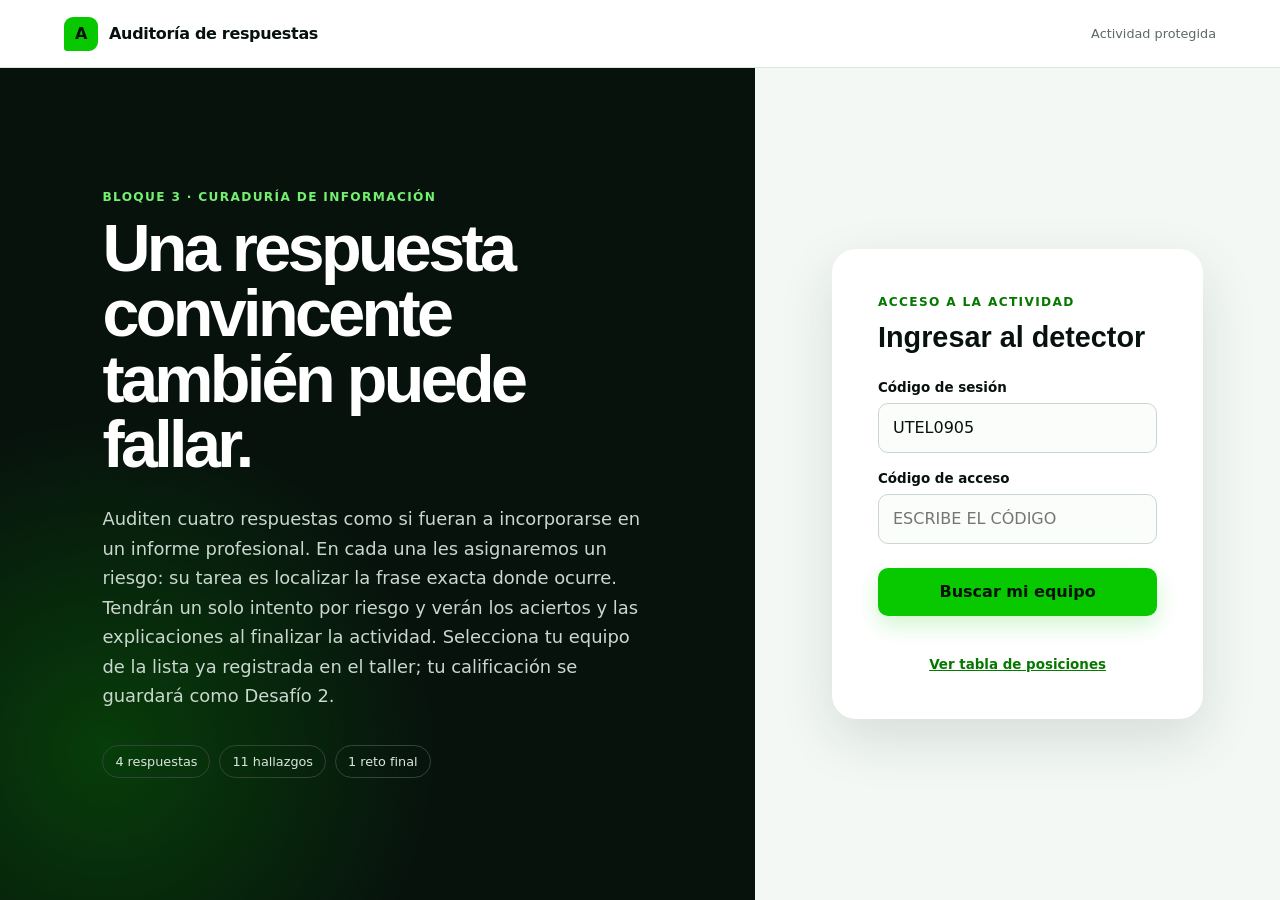
<file: index.html>
<!doctype html>
<html lang="es">
  <head>
    <meta charset="UTF-8" />
    <meta name="viewport" content="width=device-width, initial-scale=1.0" />
    <meta name="theme-color" content="#07120d" />
    <meta name="robots" content="noindex, nofollow, noarchive" />
    <meta name="description" content="Actividad interactiva para identificar riesgos en respuestas generadas por inteligencia artificial." />
    <title>Auditoría de respuestas de inteligencia artificial</title>
    <link rel="stylesheet" href="detector-riesgos.css" />
  </head>
  <body>
    <div class="risk-shell">
      <header class="risk-topbar">
        <div class="risk-brand"><span class="risk-brand-mark">A</span><span>Auditoría de respuestas</span></div>
        <div id="riskSessionStatus" class="risk-session-status">Actividad protegida</div>
      </header>
      <main id="riskApp" class="risk-app" aria-live="polite"></main>
    </div>

    <template id="accessTemplate">
      <section class="access-layout">
        <div class="access-intro">
          <p class="risk-eyebrow">Bloque 3 · Curaduría de información</p>
          <h1>Una respuesta convincente también puede fallar.</h1>
          <p>Auditen cuatro respuestas como si fueran a incorporarse en un informe profesional. En cada una les asignaremos un riesgo: su tarea es localizar la frase exacta donde ocurre. Tendrán un solo intento por riesgo y verán los aciertos y las explicaciones al finalizar la actividad. Selecciona tu equipo de la lista ya registrada en el taller; tu calificación se guardará como Desafío 2.</p>
          <div class="access-facts" aria-label="Características de la actividad">
            <span>4 respuestas</span><span>11 hallazgos</span><span>1 reto final</span>
          </div>
        </div>
        <form id="accessForm" class="access-card">
          <p class="risk-eyebrow">Acceso a la actividad</p>
          <h2>Ingresar al detector</h2>
          <label for="sessionCode">Código de sesión</label>
          <input id="sessionCode" name="sessionCode" maxlength="20" autocomplete="off" placeholder="Código de tu sesión" value="UTEL0905" required />
          <label for="accessCode">Código de acceso</label>
          <input id="accessCode" name="accessCode" maxlength="20" autocomplete="off" placeholder="Escribe el código" required />
          <button class="risk-primary-button" type="submit">Buscar mi equipo</button>
          <p id="accessError" class="risk-error" role="alert"></p>
          <button type="button" id="leaderboardLink" class="risk-link-button">Ver tabla de posiciones</button>
        </form>
      </section>
    </template>

    <script type="module" src="detector-riesgos.js"></script>
  </body>
</html>
</file>
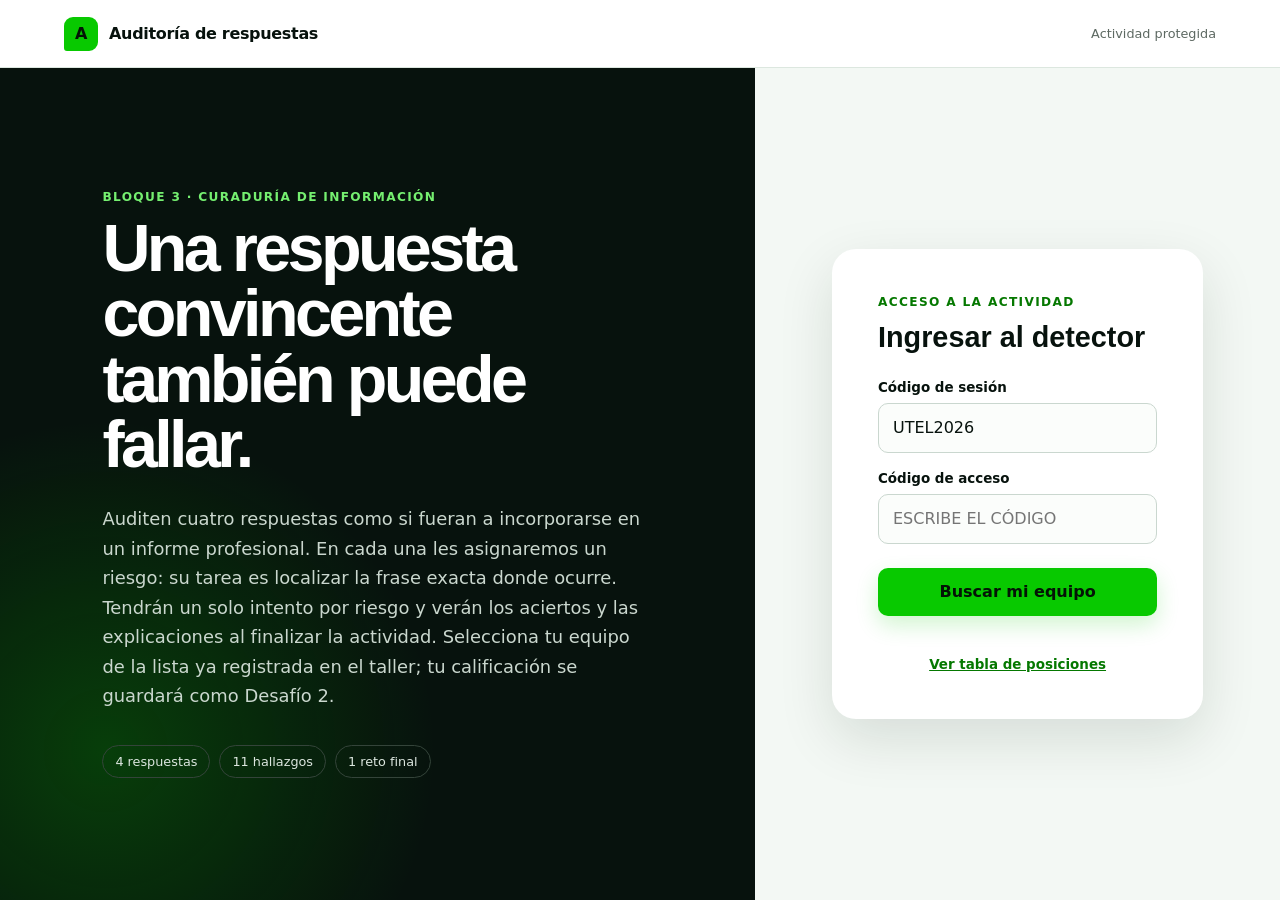
<file: detector-riesgos.html>
<!doctype html>
<html lang="es">
  <head>
    <meta charset="UTF-8" />
    <meta name="viewport" content="width=device-width, initial-scale=1.0" />
    <meta name="theme-color" content="#07120d" />
    <meta name="robots" content="noindex, nofollow, noarchive" />
    <meta name="description" content="Actividad interactiva para identificar riesgos en respuestas generadas por inteligencia artificial." />
    <title>Auditoría de respuestas de inteligencia artificial</title>
    <link rel="stylesheet" href="detector-riesgos.css" />
  </head>
  <body>
    <div class="risk-shell">
      <header class="risk-topbar">
        <div class="risk-brand"><span class="risk-brand-mark">A</span><span>Auditoría de respuestas</span></div>
        <div id="riskSessionStatus" class="risk-session-status">Actividad protegida</div>
      </header>
      <main id="riskApp" class="risk-app" aria-live="polite"></main>
    </div>

    <template id="accessTemplate">
      <section class="access-layout">
        <div class="access-intro">
          <p class="risk-eyebrow">Bloque 3 · Curaduría de información</p>
          <h1>Una respuesta convincente también puede fallar.</h1>
          <p>Auditen cuatro respuestas como si fueran a incorporarse en un informe profesional. En cada una les asignaremos un riesgo: su tarea es localizar la frase exacta donde ocurre. Tendrán un solo intento por riesgo y verán los aciertos y las explicaciones al finalizar la actividad. Selecciona tu equipo de la lista ya registrada en el taller; tu calificación se guardará como Desafío 2.</p>
          <div class="access-facts" aria-label="Características de la actividad">
            <span>4 respuestas</span><span>11 hallazgos</span><span>1 reto final</span>
          </div>
        </div>
        <form id="accessForm" class="access-card">
          <p class="risk-eyebrow">Acceso a la actividad</p>
          <h2>Ingresar al detector</h2>
          <label for="sessionCode">Código de sesión</label>
          <input id="sessionCode" name="sessionCode" maxlength="20" autocomplete="off" placeholder="Código de tu sesión" value="UTEL2026" required />
          <label for="accessCode">Código de acceso</label>
          <input id="accessCode" name="accessCode" maxlength="20" autocomplete="off" placeholder="Escribe el código" required />
          <button class="risk-primary-button" type="submit">Buscar mi equipo</button>
          <p id="accessError" class="risk-error" role="alert"></p>
          <button type="button" id="leaderboardLink" class="risk-link-button">Ver tabla de posiciones</button>
        </form>
      </section>
    </template>

    <script type="module" src="detector-riesgos.js"></script>
  </body>
</html>
</file>
<file: detector-riesgos.css>
:root {
  --green: #08c900;
  --green-soft: #eaf9e9;
  --green-dark: #057800;
  --ink: #07120d;
  --muted: #5d6962;
  --line: #dce7df;
  --paper: #ffffff;
  --mist: #f3f8f4;
  --purple: #7c3aed;
  --purple-soft: #f2ebff;
  --orange: #c66000;
  --orange-soft: #fff2df;
  --blue: #1769aa;
  --blue-soft: #e8f4ff;
  --red: #c92a2a;
  --red-soft: #ffeded;
  --warning: #9a6500;
  --warning-soft: #fff6dc;
  --shadow: 0 20px 55px rgba(4, 36, 18, .12);
  font-family: "Work Sans", "Aptos", system-ui, -apple-system, BlinkMacSystemFont, "Segoe UI", sans-serif;
  color: var(--ink);
  background: var(--mist);
  font-synthesis: none;
}

* { box-sizing: border-box; }
body { margin: 0; min-height: 100vh; background: var(--mist); }
button, input { font: inherit; }
button, a { -webkit-tap-highlight-color: transparent; }
button:focus-visible, input:focus-visible, a:focus-visible { outline: 3px solid rgba(8, 201, 0, .28); outline-offset: 3px; }

.risk-shell { min-height: 100vh; }
.risk-topbar { min-height: 68px; padding: 12px clamp(18px, 5vw, 70px); display: flex; align-items: center; justify-content: space-between; gap: 20px; background: var(--paper); border-bottom: 1px solid var(--line); }
.risk-brand { min-width: 0; display: flex; align-items: center; gap: 11px; font-weight: 800; letter-spacing: -.02em; }
.risk-brand-mark { width: 34px; height: 34px; flex: 0 0 auto; display: grid; place-items: center; color: #041306; background: var(--green); border-radius: 9px 9px 9px 3px; font-weight: 900; }
.risk-session-status { color: var(--muted); font-size: .8rem; }
.risk-app { min-height: calc(100vh - 68px); }
.risk-eyebrow { margin: 0 0 12px; color: var(--green-dark); font-size: .76rem; font-weight: 850; letter-spacing: .11em; text-transform: uppercase; }

.access-layout { min-height: calc(100vh - 68px); display: grid; grid-template-columns: minmax(0, 1.18fr) minmax(350px, .82fr); }
.access-intro { padding: clamp(50px, 8vw, 112px); display: flex; flex-direction: column; justify-content: center; color: white; background: radial-gradient(circle at 14% 82%, rgba(8,201,0,.24), transparent 35%), var(--ink); }
.access-intro .risk-eyebrow { color: #75ef70; }
.access-intro h1 { max-width: 760px; margin: 0; font-family: "Sora", "Aptos Display", sans-serif; font-size: clamp(2.5rem, 5.2vw, 5.5rem); line-height: .98; letter-spacing: -.055em; }
.access-intro > p:not(.risk-eyebrow) { max-width: 690px; margin: 27px 0 0; color: #cad7ce; font-size: clamp(1rem, 1.4vw, 1.18rem); line-height: 1.65; }
.access-facts { display: flex; flex-wrap: wrap; gap: 9px; margin-top: 34px; }
.access-facts span { padding: 8px 12px; color: #dce6df; border: 1px solid #34443a; border-radius: 999px; font-size: .8rem; }
.access-card { align-self: center; margin: 38px clamp(24px, 6vw, 82px); padding: clamp(28px, 4vw, 46px); background: var(--paper); border-radius: 24px; box-shadow: var(--shadow); }
.access-card h2 { margin: 0 0 26px; font-family: "Sora", sans-serif; font-size: 1.8rem; }
.access-card label { display: block; margin: 0 0 8px; font-size: .84rem; font-weight: 750; }
.access-card label:not(:first-of-type) { margin-top: 18px; }
.access-card input { width: 100%; min-height: 50px; padding: 0 14px; color: var(--ink); background: #fbfdfb; border: 1px solid #cad7cf; border-radius: 10px; outline: none; text-transform: uppercase; }
.access-card input:focus { border-color: var(--green); box-shadow: 0 0 0 3px rgba(8,201,0,.13); }
.risk-error { min-height: 1.1rem; margin: 10px 0 0; color: #b42318; font-size: .82rem; }

.risk-primary-button, .risk-secondary-button, .risk-ghost-button { min-height: 48px; display: inline-flex; align-items: center; justify-content: center; padding: 0 20px; border-radius: 10px; font-weight: 800; cursor: pointer; }
.risk-primary-button { width: 100%; margin-top: 24px; color: #041306; background: var(--green); border: 0; box-shadow: 0 9px 22px rgba(8,201,0,.19); }
.risk-primary-button:hover { background: #19db11; transform: translateY(-1px); }
.risk-primary-button:disabled { opacity: .45; cursor: not-allowed; transform: none; box-shadow: none; }
.risk-secondary-button { color: var(--ink); background: #eaf2ec; border: 0; }
.risk-ghost-button { min-height: 42px; padding: 0 12px; color: var(--muted); background: transparent; border: 1px solid var(--line); }
.risk-link-button { width: 100%; margin-top: 14px; padding: 0; color: var(--green-dark); background: transparent; border: 0; font-weight: 750; font-size: .84rem; text-decoration: underline; cursor: pointer; }

.audit-layout { min-height: calc(100vh - 68px); display: grid; grid-template-columns: 268px 1fr; }
.audit-sidebar { padding: 28px 22px; color: white; background: var(--ink); position: sticky; top: 0; height: calc(100vh - 68px); overflow: auto; }
.audit-sidebar .risk-eyebrow { color: #75ef70; }
.audit-sidebar h1 { margin: 0 0 30px; font-family: "Sora", sans-serif; font-size: 2rem; line-height: 1.06; letter-spacing: -.04em; }
.audit-progress-label { display: flex; justify-content: space-between; gap: 12px; color: #aebeb3; font-size: .76rem; }
.audit-progress { height: 5px; margin: 9px 0 25px; overflow: hidden; background: #26342b; border-radius: 10px; }
.audit-progress span { display: block; height: 100%; background: var(--green); border-radius: inherit; transition: width .35s ease; }
.case-list { margin: 0; padding: 0; display: grid; gap: 9px; list-style: none; }
.case-token { min-height: 44px; display: grid; grid-template-columns: 28px 1fr; align-items: center; gap: 10px; color: #718177; font-size: .73rem; line-height: 1.22; }
.case-token span { width: 27px; height: 27px; display: grid; place-items: center; border: 1px solid #34443a; border-radius: 50%; }
.case-token.current { color: white; font-weight: 750; }
.case-token.current span { border-color: var(--green); box-shadow: 0 0 0 4px rgba(8,201,0,.12); }
.case-token.complete { color: #bccac0; }
.case-token.complete span { color: var(--ink); background: var(--green); border-color: var(--green); }
.sidebar-score { margin-top: 30px; padding-top: 20px; border-top: 1px solid #2b3a30; }
.sidebar-score strong { display: block; color: #75ef70; font-family: "Sora", sans-serif; font-size: 2rem; }
.sidebar-score span { color: #91a397; font-size: .75rem; }

.audit-workspace { width: min(1160px, 100%); margin: auto; padding: clamp(24px, 4vw, 56px); }
.case-heading { display: flex; align-items: flex-end; justify-content: space-between; gap: 25px; margin-bottom: 20px; }
.case-heading h2 { max-width: 760px; margin: 0; font-family: "Sora", sans-serif; font-size: clamp(1.9rem, 3.6vw, 3.3rem); line-height: 1.04; letter-spacing: -.045em; }
.case-count { flex: 0 0 auto; color: #b9c6bd; font-family: "Sora", sans-serif; font-size: 2.3rem; font-weight: 850; }
.manager-request { margin: 0 0 20px; padding: 17px 19px; color: #2b3a31; background: #edf4ef; border-left: 4px solid var(--green); border-radius: 0 12px 12px 0; line-height: 1.5; }
.manager-request strong { display: block; margin-bottom: 5px; color: var(--green-dark); font-size: .74rem; letter-spacing: .09em; text-transform: uppercase; }

.audit-grid { display: grid; grid-template-columns: minmax(0, 1.3fr) minmax(300px, .7fr); gap: 18px; align-items: start; }
.response-card, .evidence-panel { background: var(--paper); border: 1px solid var(--line); border-radius: 20px; box-shadow: var(--shadow); }
.response-card { padding: clamp(24px, 4vw, 40px); }
.response-head { display: flex; align-items: center; justify-content: space-between; gap: 16px; margin-bottom: 20px; }
.ai-label { display: flex; align-items: center; gap: 9px; font-weight: 850; }
.ai-dot { width: 11px; height: 11px; background: var(--green); border-radius: 50%; box-shadow: 0 0 0 5px rgba(8,201,0,.12); }
.finding-count { color: var(--muted); font-size: .78rem; }
.response-text { margin: 0; color: #26352c; font-size: clamp(1.02rem, 1.55vw, 1.2rem); line-height: 1.8; }
.response-segment { display: inline; margin: 0; padding: 3px 2px; color: inherit; background: transparent; border: 0; border-bottom: 2px dotted #9aac9f; border-radius: 4px; font: inherit; line-height: inherit; text-align: left; cursor: pointer; }
.response-segment:hover { background: #f0f6f1; border-bottom-color: var(--green); }
.response-segment:disabled { cursor: default; }
.response-segment.marked { border-bottom-color: transparent; font-weight: 750; }
.response-segment.marked[data-risk="hallucination"] { color: var(--purple); background: var(--purple-soft); }
.response-segment.marked[data-risk="bias"] { color: var(--orange); background: var(--orange-soft); }
.response-segment.marked[data-risk="generalization"] { color: var(--blue); background: var(--blue-soft); }
.response-segment.marked[data-risk="false-citation"] { color: var(--red); background: var(--red-soft); }
.response-instruction { margin: 22px 0 10px; color: var(--muted); font-size: .82rem; }
.risk-assigned { display: flex; align-items: center; gap: 11px; padding: 12px 16px; background: var(--paper); border: 1px solid var(--line); border-left: 5px solid var(--tool-color, var(--green)); border-radius: 10px; }
.risk-assigned-label { color: var(--muted); font-size: .74rem; font-weight: 750; letter-spacing: .04em; text-transform: uppercase; }
.risk-assigned strong { color: var(--ink); font-size: 1.02rem; }
.risk-assigned[data-risk="hallucination"] { --tool-color: var(--purple); }
.risk-assigned[data-risk="bias"] { --tool-color: var(--orange); }
.risk-assigned[data-risk="generalization"] { --tool-color: var(--blue); }
.risk-assigned[data-risk="false-citation"] { --tool-color: var(--red); }
.risk-assigned-done { border-left-color: var(--green); }
.risk-assigned-done strong { color: var(--green-dark); }
.audit-message { min-height: 74px; margin-top: 14px; padding: 14px 16px; background: #f4f8f5; border-radius: 11px; line-height: 1.45; }
.audit-message strong { display: block; margin-bottom: 4px; font-size: .84rem; }
.audit-message p { margin: 0; color: #405047; font-size: .86rem; }
.audit-message.correct { background: var(--green-soft); border: 1px solid #a5e6a1; }
.audit-message.incorrect { background: var(--warning-soft); border: 1px solid #ecd387; }

.evidence-panel { overflow: hidden; box-shadow: none; }
.evidence-toggle { width: 100%; min-height: 57px; padding: 0 18px; display: flex; align-items: center; justify-content: space-between; gap: 12px; color: var(--ink); background: var(--paper); border: 0; font-weight: 850; text-align: left; cursor: pointer; }
.evidence-toggle span:last-child { color: var(--green-dark); font-size: 1.2rem; transition: transform .2s ease; }
.evidence-toggle[aria-expanded="true"] span:last-child { transform: rotate(45deg); }
.evidence-content { padding: 0 19px 20px; border-top: 1px solid var(--line); }
.evidence-content[hidden] { display: none; }
.evidence-content ul { margin: 17px 0; padding-left: 20px; color: #34433a; }
.evidence-content li { margin: 9px 0; line-height: 1.42; }
.evidence-link { color: var(--green-dark); font-size: .82rem; font-weight: 800; }
.case-actions { display: flex; align-items: center; justify-content: flex-end; gap: 12px; margin-top: 20px; }
.case-actions .risk-primary-button { width: auto; min-width: 190px; margin: 0; }

.result-layout { min-height: calc(100vh - 68px); padding: 30px; color: white; background: radial-gradient(circle at 50% 9%, rgba(8,201,0,.22), transparent 38%), var(--ink); }
.result-wrap { width: min(980px, 100%); margin: auto; }
.result-header { padding: 35px 0 26px; text-align: center; }
.result-header .risk-eyebrow { color: #75ef70; }
.result-header h1 { margin: 0; font-family: "Sora", sans-serif; font-size: clamp(2.4rem, 5vw, 4.8rem); letter-spacing: -.05em; }
.result-header p { max-width: 620px; margin: 16px auto 0; color: #aebdb3; line-height: 1.55; }
.result-score { width: 170px; height: 170px; margin: 25px auto; display: flex; flex-direction: column; align-items: center; justify-content: center; color: var(--ink); background: white; border: 10px solid var(--green); border-radius: 50%; }
.result-score strong { font-family: "Sora", sans-serif; font-size: 2.4rem; }
.result-score span { max-width: 110px; color: var(--muted); font-size: .7rem; text-align: center; }
.risk-matrix { width: 100%; border-collapse: collapse; color: #dfe9e2; background: #0e1b12; border: 1px solid #2a3a30; }
.risk-matrix th, .risk-matrix td { padding: 14px 12px; border-bottom: 1px solid #26372c; text-align: center; }
.risk-matrix th:first-child, .risk-matrix td:first-child { text-align: left; }
.risk-matrix th { color: #8fa196; font-size: .75rem; }
.risk-matrix td { font-size: .86rem; }
.matrix-check { color: #75ef70; font-weight: 900; }
.result-actions { display: flex; justify-content: center; margin-top: 24px; }

@media (max-width: 900px) {
  .access-layout { grid-template-columns: 1fr; }
  .access-intro { min-height: auto; padding: 50px 24px; }
  .access-intro h1 { font-size: 2.8rem; }
  .access-card { margin: -10px 16px 30px; position: relative; }
  .audit-layout { display: block; }
  .audit-sidebar { position: static; height: auto; padding: 20px 18px; }
  .audit-sidebar h1 { margin-bottom: 17px; font-size: 1.7rem; }
  .case-list { display: flex; gap: 7px; }
  .case-token { min-height: auto; display: block; font-size: 0; }
  .case-token span { font-size: .72rem; }
  .sidebar-score { margin: 18px 0 0; padding: 15px 0 0; }
  .sidebar-score strong { display: inline; margin-right: 7px; font-size: 1rem; }
  .audit-workspace { padding: 20px 16px 30px; }
  .audit-grid { grid-template-columns: 1fr; }
  .evidence-panel { grid-row: 2; }
}

@media (max-width: 560px) {
  .risk-topbar { min-height: 60px; padding: 10px 14px; }
  .risk-brand span:last-child { display: none; }
  .risk-session-status { font-size: .72rem; }
  .risk-app { min-height: calc(100vh - 60px); }
  .case-heading { align-items: flex-start; }
  .case-heading h2 { font-size: 1.95rem; }
  .case-count { font-size: 1.7rem; }
  .response-card { padding: 22px 18px; }
  .case-actions { align-items: stretch; flex-direction: column-reverse; }
  .case-actions button { width: 100% !important; }
  .result-layout { padding: 20px 12px; }
  .matrix-wrap { overflow-x: auto; }
  .risk-matrix { min-width: 680px; }
}

@media (prefers-reduced-motion: reduce) {
  *, *::before, *::after { scroll-behavior: auto !important; transition: none !important; }
}

.result-review { margin-top: 28px; }
.review-case { margin-top: 12px; padding: 18px; color: var(--ink); background: white; border-radius: 12px; }
.review-case summary { cursor: pointer; font-weight: 750; }
.review-case section { margin-top: 18px; padding-top: 12px; border-top: 1px solid var(--line); line-height: 1.55; }
.review-case h3 { font-size: 1rem; }

.leaderboard-layout { min-height: calc(100vh - 68px); padding: 30px; color: white; background: radial-gradient(circle at 50% 9%, rgba(8,201,0,.22), transparent 38%), var(--ink); }
.leaderboard-wrap { width: min(760px, 100%); margin: auto; padding-top: 30px; }
.leaderboard-wrap h1 { margin: 0 0 12px; font-family: "Sora", sans-serif; font-size: clamp(2.1rem, 4vw, 3.2rem); letter-spacing: -.04em; }
.leaderboard-note { max-width: 560px; margin: 0 0 24px; color: #aebdb3; line-height: 1.55; }
.leaderboard-table { margin-top: 10px; }
.leaderboard-table th:nth-child(3), .leaderboard-table td:nth-child(3) { text-align: right; padding-right: 20px; }
.leaderboard-table th:first-child, .leaderboard-table td:first-child { width: 70px; }
.leaderboard-rank { display: inline-flex; align-items: center; justify-content: center; width: 30px; height: 30px; border-radius: 50%; background: #1c2a20; font-weight: 800; }
.leaderboard-rank.rank-1 { background: #d4af37; color: #201900; }
.leaderboard-rank.rank-2 { background: #c0c6cc; color: #1a1d20; }
.leaderboard-rank.rank-3 { background: #cd7f32; color: #1f1206; }
.leaderboard-top td { font-weight: 750; }

.team-picker-card { display: block; }
.team-picker-list { margin: 0 0 16px; padding: 0; list-style: none; display: grid; gap: 10px; max-height: 360px; overflow-y: auto; }
.team-picker-option { width: 100%; padding: 14px 16px; display: flex; flex-direction: column; gap: 4px; text-align: left; color: var(--ink); background: #fbfdfb; border: 1px solid #cad7cf; border-radius: 12px; cursor: pointer; }
.team-picker-option:hover { border-color: var(--green); background: var(--green-soft); }
.team-picker-option strong { font-size: 1rem; }
.team-picker-option span { color: var(--muted); font-size: .78rem; }

.result-header .save-status { max-width: 420px; margin: 14px auto 0; padding: 10px 14px; color: var(--green-dark); background: var(--green-soft); border: 1px solid #a5e6a1; border-radius: 10px; font-size: .85rem; font-weight: 750; }
.result-header .save-status-warning { color: var(--warning); background: var(--warning-soft); border-color: #ecd387; }
</file>
